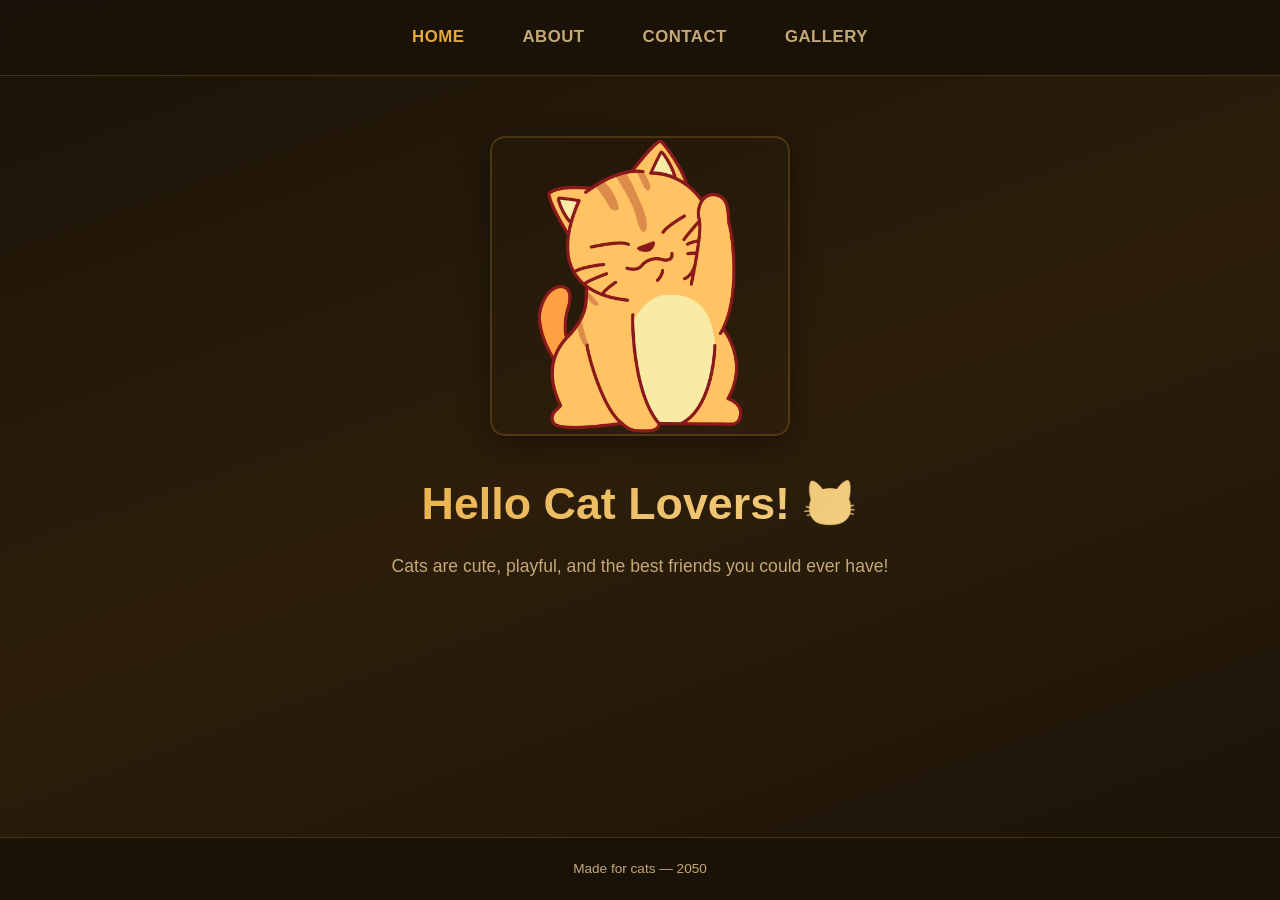
<file: index.html>
<!DOCTYPE html>
<html lang="en">

<head>
    <meta charset="UTF-8">
    <meta name="viewport" content="width=device-width, initial-scale=1.0">
    <title>Cat Day - Home</title>

    <link rel="stylesheet" href="src/css/reset.css">
    <link rel="stylesheet" href="src/css/variables.css">
    <link rel="stylesheet" href="src/css/base.css">
    <link rel="stylesheet" href="src/css/nav.css">
    <link rel="stylesheet" href="src/css/components.css">
    <link rel="stylesheet" href="src/css/footer.css">
    <link rel="stylesheet" href="src/css/responsive.css">
</head>

<body>
    <nav>
        <a href="index.html" class="active">Home</a>
        <a href="src/pages/about.html">About</a>
        <a href="src/pages/contact.html">Contact</a>
        <a href="src/pages/gallery.html">Gallery</a>
    </nav>

    <main>
        <img class="hero-img" src="src/assets/images/neko.png" alt="A cute cat">
        <h1>Hello Cat Lovers! 🐱</h1>
        <p>Cats are cute, playful, and the best friends you could ever have!</p>
    </main>

    <footer>
        Made for cats — 2050
    </footer>
</body>

</html>
</file>
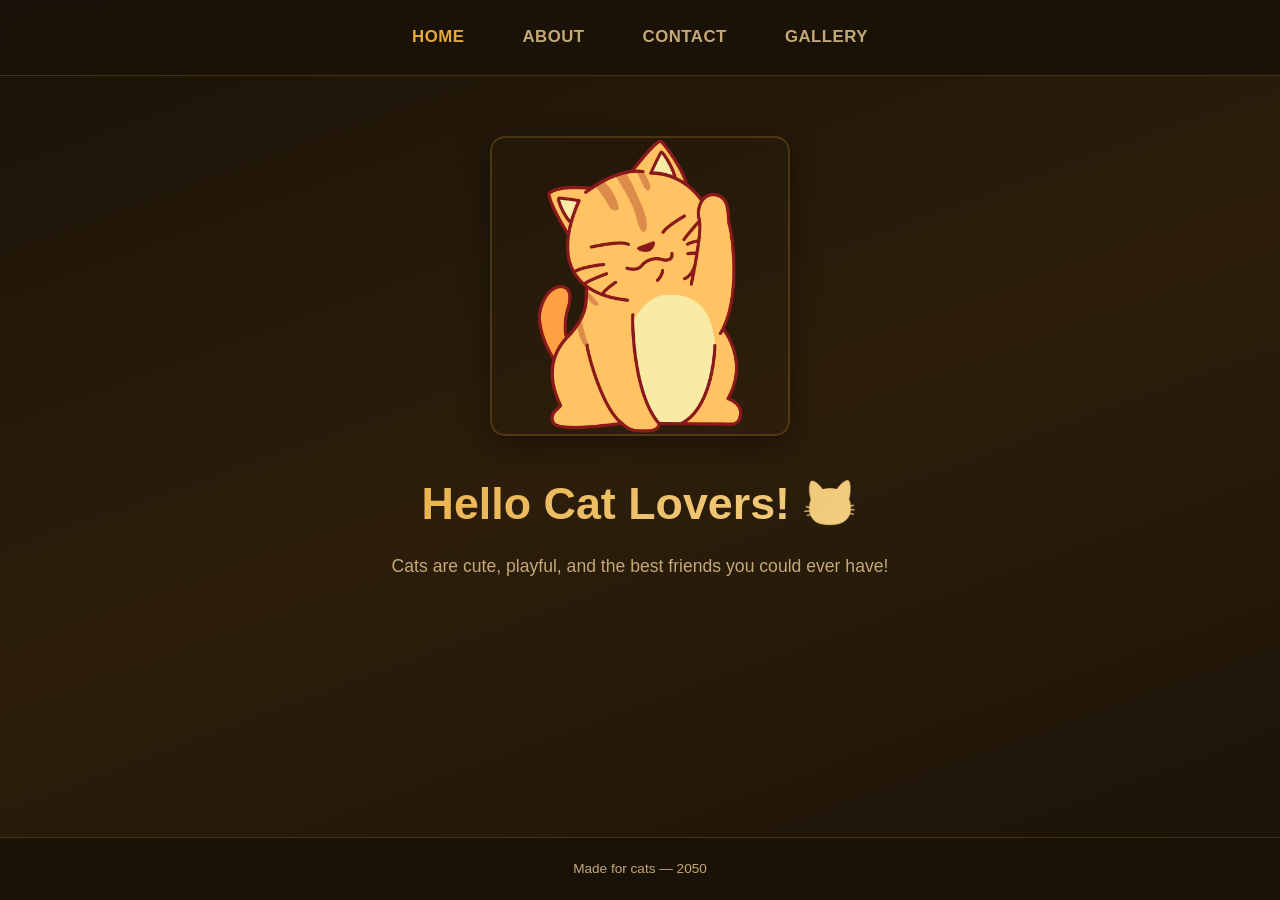
<file: src/pages/index.html>
<!DOCTYPE html>
<html lang="en">

<head>
    <meta charset="UTF-8">
    <meta name="viewport" content="width=device-width, initial-scale=1.0">
    <title>Cat Day - Home</title>

    <link rel="stylesheet" href="../css/reset.css">
    <link rel="stylesheet" href="../css/variables.css">
    <link rel="stylesheet" href="../css/base.css">
    <link rel="stylesheet" href="../css/nav.css">
    <link rel="stylesheet" href="../css/components.css">
    <link rel="stylesheet" href="../css/footer.css">
    <link rel="stylesheet" href="../css/responsive.css">
</head>

<body>
    <nav>
        <a href="index.html" class="active">Home</a>
        <a href="about.html">About</a>
        <a href="contact.html">Contact</a>
        <a href="gallery.html">Gallery</a>
    </nav>

    <main>
        <img class="hero-img" src="../assets/images/neko.png" alt="A cute cat">
        <h1>Hello Cat Lovers! 🐱</h1>
        <p>Cats are cute, playful, and the best friends you could ever have!</p>
    </main>

    <footer>
        Made for cats — 2050
    </footer>
</body>

</html>
</file>
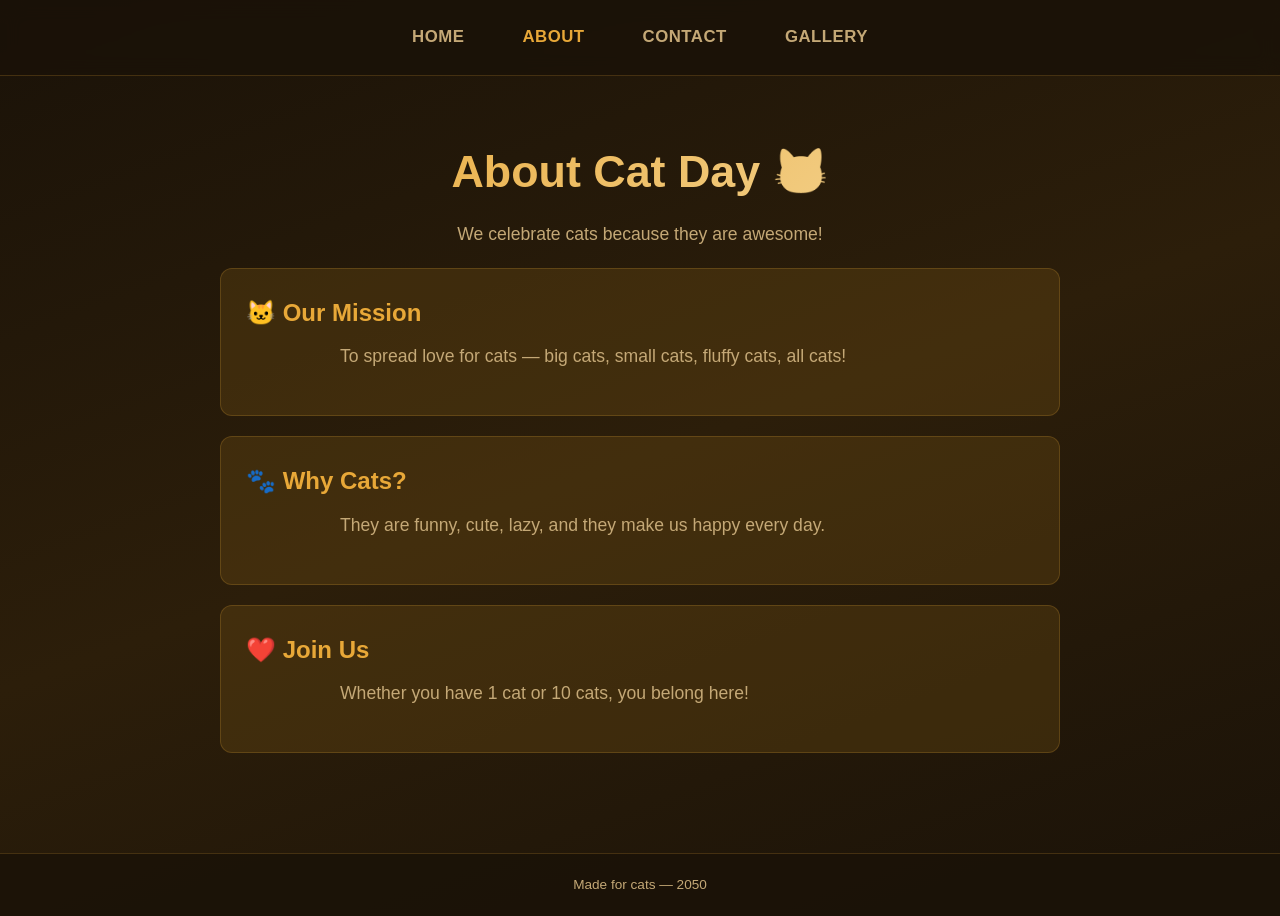
<file: src/pages/about.html>
<!DOCTYPE html>
<html lang="en">

<head>
    <meta charset="UTF-8">
    <meta name="viewport" content="width=device-width, initial-scale=1.0">
    <title>Cat Day - About</title>

    <!-- Link all our CSS files -->
    <link rel="stylesheet" href="../css/reset.css">
    <link rel="stylesheet" href="../css/variables.css">
    <link rel="stylesheet" href="../css/base.css">
    <link rel="stylesheet" href="../css/nav.css">
    <link rel="stylesheet" href="../css/components.css">
    <link rel="stylesheet" href="../css/footer.css">
    <link rel="stylesheet" href="../css/responsive.css">
</head>

<body>

    <!-- Navigation menu -->
    <nav>
        <a href="../index.html">Home</a>
        <a href="about.html" class="active">About</a>
        <a href="contact.html">Contact</a>
        <a href="gallery.html">Gallery</a>
    </nav>

    <!-- Main content -->
    <main>
        <h1>About Cat Day 🐱</h1>
        <p>We celebrate cats because they are awesome!</p>

        <div class="card">
            <h2>🐱 Our Mission</h2>
            <p>To spread love for cats — big cats, small cats, fluffy cats, all cats!</p>
        </div>

        <div class="card">
            <h2>🐾 Why Cats?</h2>
            <p>They are funny, cute, lazy, and they make us happy every day.</p>
        </div>

        <div class="card">
            <h2>❤️ Join Us</h2>
            <p>Whether you have 1 cat or 10 cats, you belong here!</p>
        </div>
    </main>

    <!-- Footer -->
    <footer>
        Made for cats — 2050
    </footer>

</body>

</html>
</file>
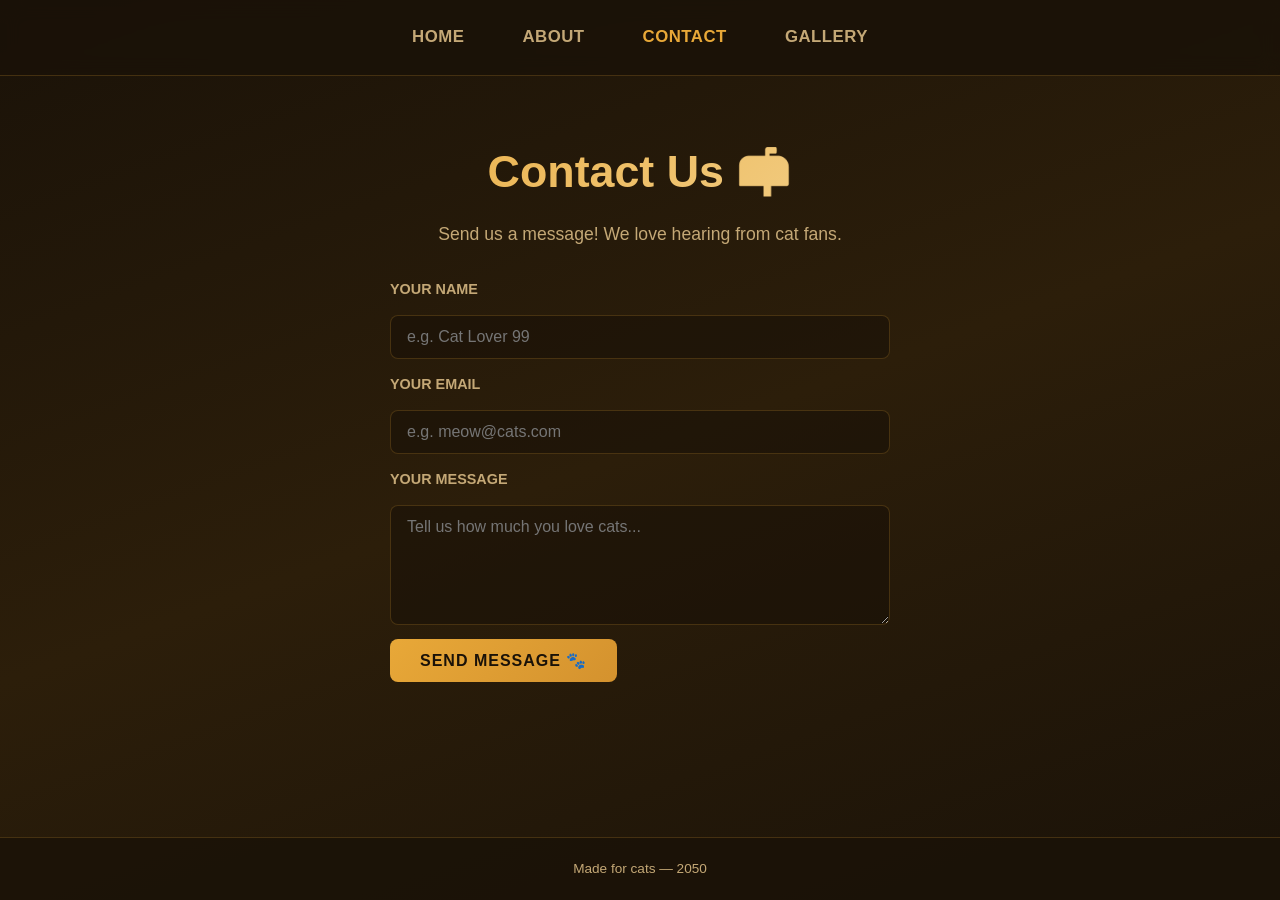
<file: src/pages/contact.html>
<!DOCTYPE html>
<html lang="en">

<head>
    <meta charset="UTF-8">
    <meta name="viewport" content="width=device-width, initial-scale=1.0">
    <title>Cat Day - Contact</title>

    <!-- Link all our CSS files -->
    <link rel="stylesheet" href="../css/reset.css">
    <link rel="stylesheet" href="../css/variables.css">
    <link rel="stylesheet" href="../css/base.css">
    <link rel="stylesheet" href="../css/nav.css">
    <link rel="stylesheet" href="../css/components.css">
    <link rel="stylesheet" href="../css/contact.css">
    <link rel="stylesheet" href="../css/footer.css">
    <link rel="stylesheet" href="../css/responsive.css">
</head>

<body>

    <!-- Navigation menu -->
    <nav>
        <a href="../index.html">Home</a>
        <a href="about.html">About</a>
        <a href="contact.html" class="active">Contact</a>
        <a href="gallery.html">Gallery</a>
    </nav>

    <!-- Main content -->
    <main>
        <h1>Contact Us 📬</h1>
        <p>Send us a message! We love hearing from cat fans.</p>

        <form class="contact-form" id="contactForm">
            <label for="name">Your Name</label>
            <input type="text" id="name" placeholder="e.g. Cat Lover 99" required>

            <label for="email">Your Email</label>
            <input type="email" id="email" placeholder="e.g. meow@cats.com" required>

            <label for="message">Your Message</label>
            <textarea id="message" placeholder="Tell us how much you love cats..." required></textarea>

            <button type="submit" class="btn">Send Message 🐾</button>
        </form>
    </main>

    <!-- Funny cat popup -->
    <div class="popup-overlay" id="popup">
        <div class="popup-box">
            <img src="../assets/images/funny-cat.png" alt="Funny cat says message sent!">
            <h2>Meow! Message Sent! 🎉</h2>
            <p>Our cat team will read it... after their nap 😴</p>
            <button class="btn" id="closePopup">OK, Cool! 😎</button>
        </div>
    </div>

    <!-- Footer -->
    <footer>
        Made for cats — 2050
    </footer>

    <script src="../js/main.js"></script>

</body>

</html>
</file>
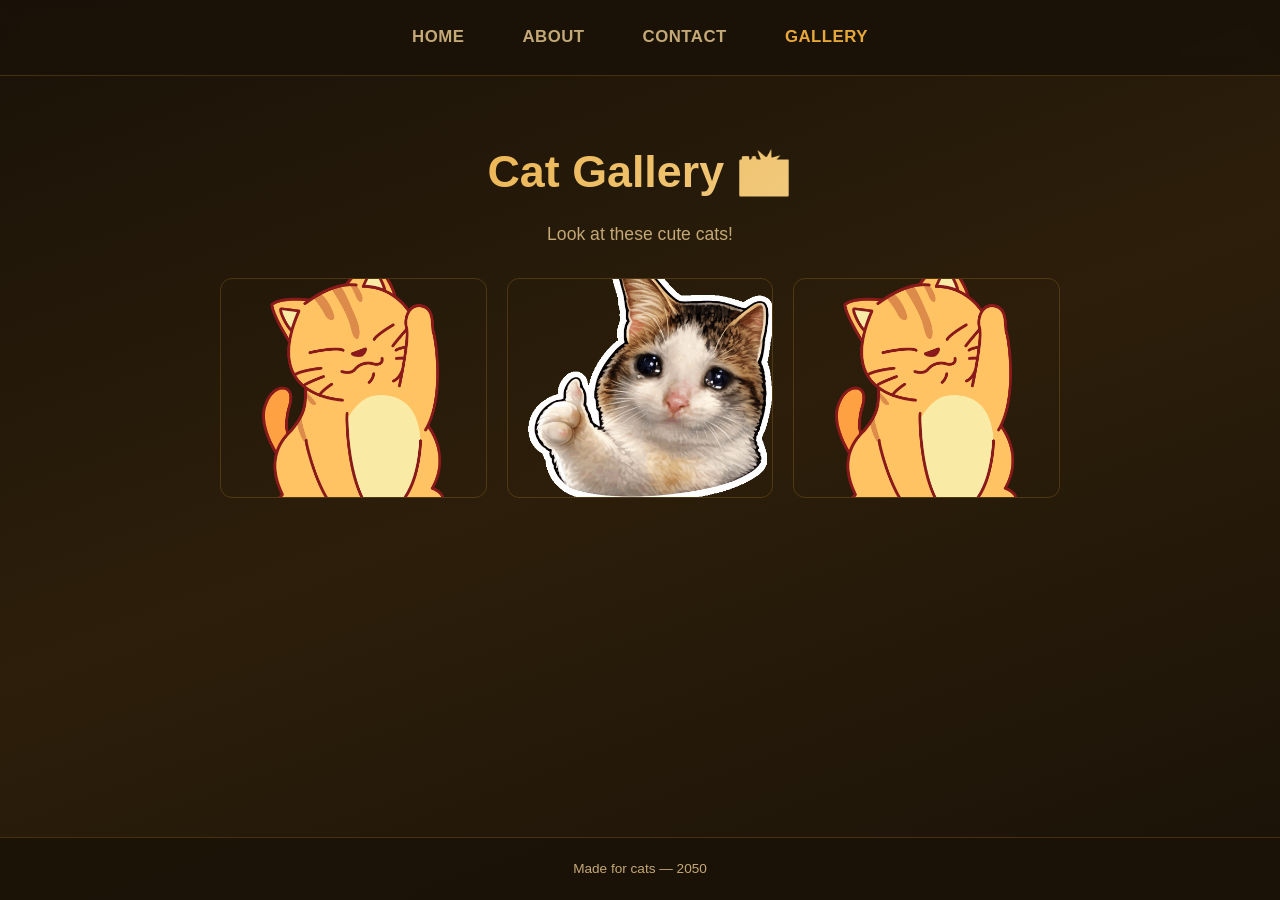
<file: src/pages/gallery.html>
<!DOCTYPE html>
<html lang="en">

<head>
    <meta charset="UTF-8">
    <meta name="viewport" content="width=device-width, initial-scale=1.0">
    <title>Cat Day - Gallery</title>

    <!-- Link all our CSS files -->
    <link rel="stylesheet" href="../css/reset.css">
    <link rel="stylesheet" href="../css/variables.css">
    <link rel="stylesheet" href="../css/base.css">
    <link rel="stylesheet" href="../css/nav.css">
    <link rel="stylesheet" href="../css/gallery.css">
    <link rel="stylesheet" href="../css/footer.css">
    <link rel="stylesheet" href="../css/responsive.css">
</head>

<body>

    <!-- Navigation menu -->
    <nav>
        <a href="../index.html">Home</a>
        <a href="about.html">About</a>
        <a href="contact.html">Contact</a>
        <a href="gallery.html" class="active">Gallery</a>
    </nav>

    <!-- Main content -->
    <main>
        <h1>Cat Gallery 📸</h1>
        <p>Look at these cute cats!</p>

        <div class="gallery-grid">
            <img src="../assets/images/neko.png" alt="Cute cat">
            <img src="../assets/images/cat-logo.gif" alt="Cat logo animation">
            <img src="../assets/images/neko.png" alt="Another cute cat">
        </div>
    </main>

    <!-- Footer -->
    <footer>
        Made for cats — 2050
    </footer>

</body>

</html>
</file>
<file: src/css/variables.css>
/* colors i used */
:root {
    --brown: #1a1208;
    --gold: #e8a838;
    --red: #f33629;
    --white: #fff8ee;
    --light-brown: #c4a876;
    --card-bg: rgba(109, 77, 22, 0.35);
    --border: rgba(232, 168, 56, 0.2);
}
</file>
<file: src/css/base.css>
body {
    background: linear-gradient(160deg, #1a1208, #2c1e0a, #1a1208);
    color: var(--white);
    font-family: 'Segoe UI', Tahoma, Geneva, Verdana, sans-serif;
    min-height: 100vh;
    display: flex;
    flex-direction: column;
    align-items: center;
    line-height: 1.6;
}

main {
    flex: 1;
    width: 100%;
    max-width: 900px;
    padding: 60px 30px 80px;
    text-align: center;
    animation: fadeIn 0.8s ease-out;
}

h1 {
    font-size: 2.8rem;
    margin-bottom: 12px;
    background: linear-gradient(135deg, var(--gold), #f5d89a);
    -webkit-background-clip: text;
    background-clip: text;
    -webkit-text-fill-color: transparent;
}

h2 {
    font-size: 1.5rem;
    color: var(--gold);
    margin-bottom: 10px;
}

p {
    font-size: 1.1rem;
    color: var(--light-brown);
    max-width: 600px;
    margin: 0 auto 20px;
}

@keyframes fadeIn {
    from {
        opacity: 0;
        transform: translateY(20px);
    }
    to {
        opacity: 1;
        transform: translateY(0);
    }
}
</file>
<file: src/css/nav.css>
/* navigation */
nav {
    width: 100%;
    display: flex;
    justify-content: center;
    gap: 30px;
    padding: 18px;
    background: rgba(26, 18, 8, 0.85);
    backdrop-filter: blur(10px);
    border-bottom: 1px solid var(--border);
    position: sticky;
    top: 0;
    z-index: 100;
}

nav a {
    color: var(--light-brown);
    text-decoration: none;
    font-weight: 600;
    font-size: 1.05rem;
    text-transform: uppercase;
    letter-spacing: 0.5px;
    padding: 6px 14px;
    border-radius: 6px;
    transition: all 0.3s ease;
}

nav a:hover {
    color: var(--gold);
    transform: translateY(-2px);
}

nav a.active {
    color: var(--gold);
}
</file>
<file: src/css/components.css>
/* hero image */
.hero-img {
    max-width: 300px;
    width: 100%;
    border-radius: 15px;
    border: 2px solid var(--border);
    box-shadow: 0 8px 30px rgba(0, 0, 0, 0.4);
    margin-bottom: 25px;
    transition: transform 0.4s ease;
}

.hero-img:hover {
    transform: scale(1.05) rotate(3deg);
}

/* cards */
.card {
    background: var(--card-bg);
    border: 1px solid var(--border);
    border-radius: 12px;
    padding: 25px;
    margin-bottom: 20px;
    text-align: left;
    transition: transform 0.3s ease;
}

.card:hover {
    transform: translateY(-4px);
    box-shadow: 0 10px 30px rgba(0, 0, 0, 0.3);
}

/* buttons */
.btn {
    display: inline-block;
    padding: 12px 30px;
    background: linear-gradient(135deg, var(--gold), #d4922e);
    color: #1a1208;
    font-weight: 700;
    font-size: 1rem;
    border: none;
    border-radius: 8px;
    cursor: pointer;
    text-transform: uppercase;
    letter-spacing: 1px;
    transition: all 0.3s ease;
    align-self: flex-start;
}

.btn:hover {
    transform: translateY(-2px);
    box-shadow: 0 6px 20px rgba(232, 168, 56, 0.35);
}
</file>
<file: src/css/footer.css>
/* footer */
footer {
    width: 100%;
    padding: 20px;
    text-align: center;
    font-size: 0.85rem;
    color: var(--light-brown);
    border-top: 1px solid var(--border);
    background: rgba(26, 18, 8, 0.85);
}
</file>
<file: src/css/responsive.css>
/* mobile */
@media (max-width: 600px) {
    nav {
        gap: 15px;
        flex-wrap: wrap;
    }

    nav a {
        font-size: 0.85rem;
    }

    h1 {
        font-size: 1.8rem;
    }

    .hero-img {
        max-width: 240px;
    }

    p {
        font-size: 1rem;
    }
}
</file>
<file: src/css/contact.css>
/* contact form */
.contact-form {
    max-width: 500px;
    margin: 30px auto 0;
    display: flex;
    flex-direction: column;
    gap: 14px;
    text-align: left;
}

.contact-form label {
    font-size: 0.9rem;
    font-weight: 600;
    color: var(--light-brown);
    text-transform: uppercase;
}

.contact-form input,
.contact-form textarea {
    width: 100%;
    padding: 12px 16px;
    border: 1px solid var(--border);
    border-radius: 8px;
    background: rgba(26, 18, 8, 0.6);
    color: var(--white);
    font-family: inherit;
    font-size: 1rem;
    transition: border-color 0.3s ease;
}

.contact-form input:focus,
.contact-form textarea:focus {
    outline: none;
    border-color: var(--gold);
    box-shadow: 0 0 0 3px rgba(232, 168, 56, 0.15);
}

.contact-form textarea {
    min-height: 120px;
    resize: vertical;
}

/* popup */
.popup-overlay {
    display: none;
    position: fixed;
    top: 0;
    left: 0;
    width: 100%;
    height: 100%;
    background: rgba(0, 0, 0, 0.7);
    justify-content: center;
    align-items: center;
    z-index: 999;
    animation: fadeIn 0.3s ease;
}

.popup-box {
    background: linear-gradient(135deg, #2c1e0a, #3d2a10);
    border: 2px solid var(--gold);
    border-radius: 20px;
    padding: 40px;
    text-align: center;
    max-width: 420px;
    width: 90%;
    animation: popIn 0.4s ease;
}

.popup-box img {
    width: 200px;
    height: auto;
    border-radius: 15px;
    margin-bottom: 20px;
}

.popup-box h2 {
    color: var(--gold);
    margin-bottom: 10px;
}

.popup-box p {
    text-align: center;
    margin-bottom: 20px;
}

.popup-box .btn {
    align-self: center;
    margin: 0 auto;
}

@keyframes popIn {
    from {
        opacity: 0;
        transform: scale(0.5);
    }
    to {
        opacity: 1;
        transform: scale(1);
    }
}
</file>
<file: src/css/gallery.css>
/* gallery */
.gallery-grid {
    display: grid;
    grid-template-columns: repeat(auto-fill, minmax(240px, 1fr));
    gap: 20px;
    margin-top: 30px;
}

.gallery-grid img {
    width: 100%;
    height: 220px;
    object-fit: cover;
    border-radius: 12px;
    border: 1px solid var(--border);
    transition: transform 0.3s ease;
}

.gallery-grid img:hover {
    transform: scale(1.04);
}
</file>
